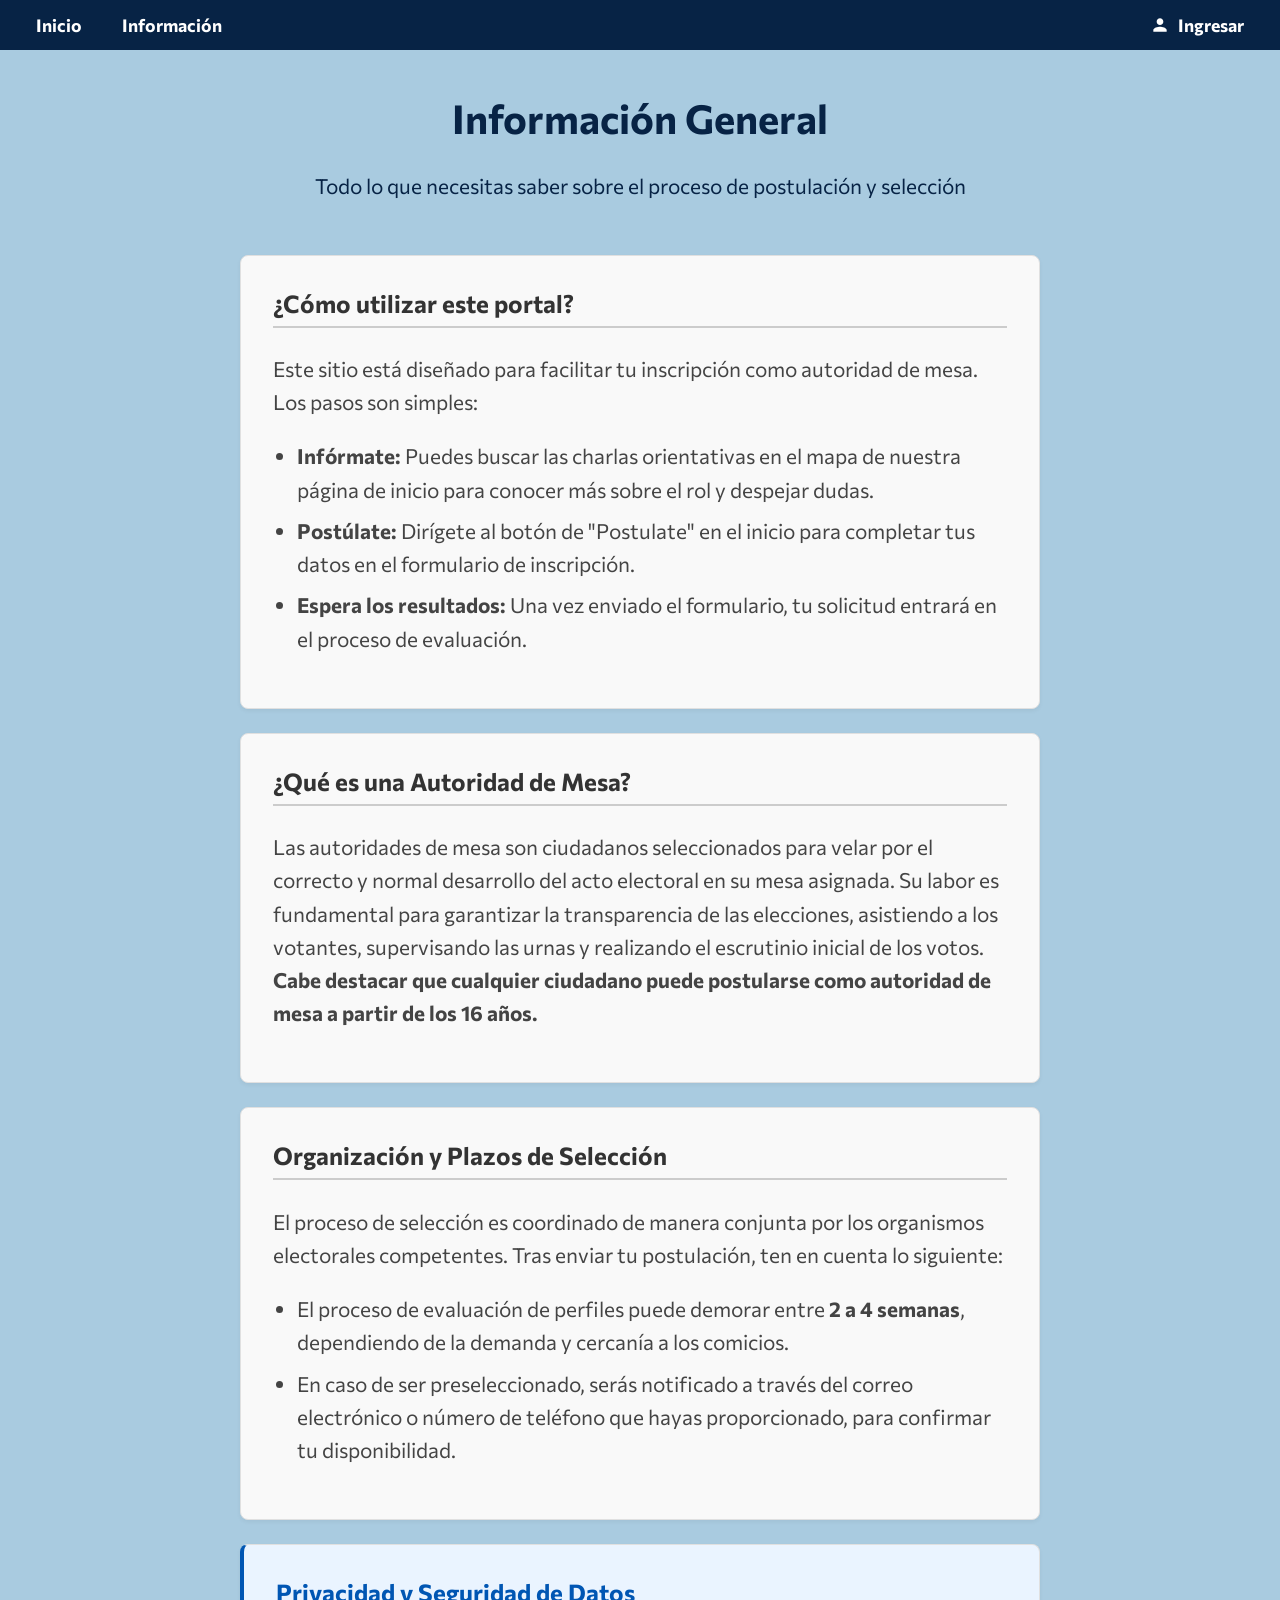
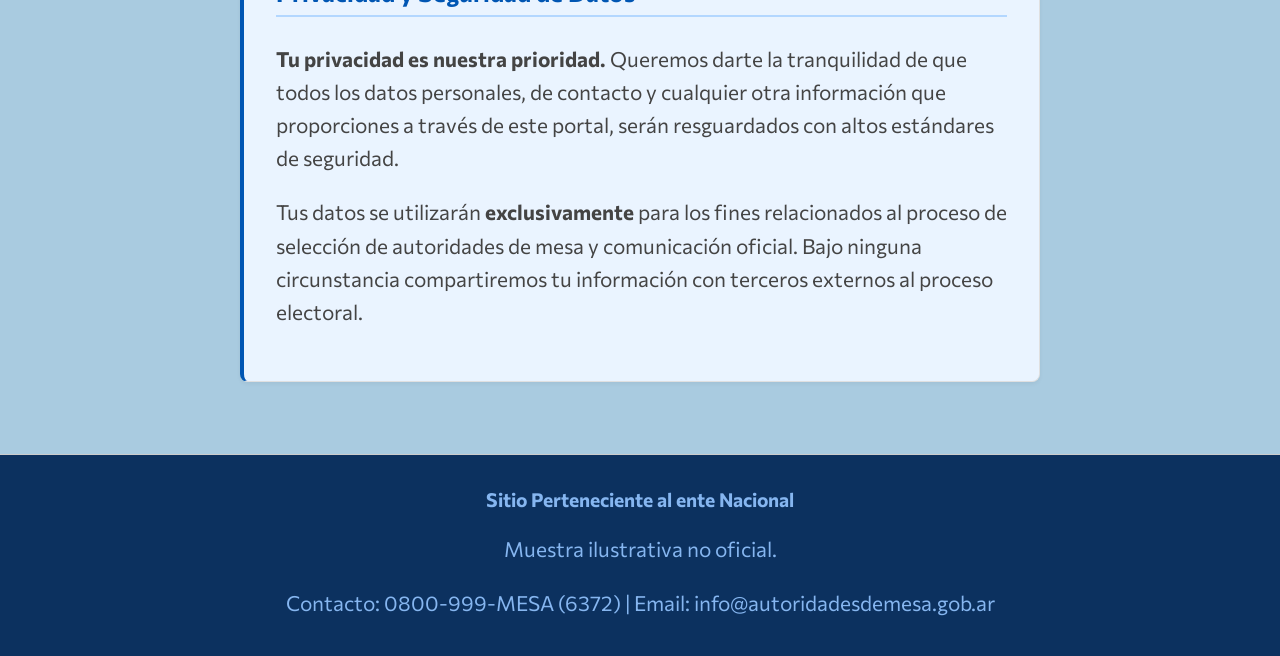
<file: pages/informacion.html>
<!doctype html>
<html lang="es">
  <head>
    <meta charset="UTF-8" />
    <meta name="viewport" content="width=device-width, initial-scale=1.0" />
    <title>Información</title>
    <!-- Una nueva fuente --------------------------- -->
    <link
      href="https://fonts.googleapis.com/css2?family=Commissioner:wght@100..900&display=swap"
      rel="stylesheet"
    />

    <link rel="stylesheet" href="../css/inicio.css" />
    <style>
      .info-container {
        max-width: 800px;
        margin: 0 auto;
      }
      .info-section {
        background-color: #f9f9f9;
        border: 1px solid #e0e0e0;
        border-radius: 8px;
        padding: 2rem;
        margin-bottom: 1.5rem;
        text-align: left;
        box-shadow: 0 2px 4px rgba(0, 0, 0, 0.05);
      }
      .info-section h3 {
        color: #333;
        margin-top: 0;
        border-bottom: 2px solid #ccc;
        padding-bottom: 0.5rem;
      }
      .info-section p,
      .info-section ul {
        text-align: left;
        line-height: 1.6;
        color: #444;
      }
      .info-section ul {
        padding-left: 1.5rem;
      }
      .info-section li {
        margin-bottom: 0.5rem;
      }
      .privacy-notice {
        background-color: #eaf4ff;
        border-left: 4px solid #0056b3;
      }
      .privacy-notice h3 {
        color: #0056b3;
        border-bottom-color: #b3d7ff;
      }
    </style>
  </head>
  <body>
    <!-- Barra de Navegación Superior -->
    <nav class="top-nav">
      <ul class="nav-left">
        <li><a href="../index.html">Inicio</a></li>
        <li><a href="./informacion.html">Información</a></li>
      </ul>
      <ul class="nav-right">
        <li>
          <a href="./ingreso.html" class="login-btn">
            <svg viewBox="0 0 24 24" width="20" height="20" fill="currentColor">
              <path
                d="M12 12c2.21 0 4-1.79 4-4s-1.79-4-4-4-4 1.79-4 4 1.79 4 4 4zm0 2c-2.67 0-8 1.34-8 4v2h16v-2c0-2.66-5.33-4-8-4z"
              />
            </svg>
            Ingresar
          </a>
        </li>
      </ul>
    </nav>

    <header>
      <h1>Información General</h1>
      <p>
        Todo lo que necesitas saber sobre el proceso de postulación y selección
      </p>
    </header>

    <main>
      <div class="info-container">
        <div class="info-section">
          <h3>¿Cómo utilizar este portal?</h3>
          <p>
            Este sitio está diseñado para facilitar tu inscripción como
            autoridad de mesa. Los pasos son simples:
          </p>
          <ul>
            <li>
              <strong>Infórmate:</strong> Puedes buscar las charlas orientativas
              en el mapa de nuestra página de inicio para conocer más sobre el
              rol y despejar dudas.
            </li>
            <li>
              <strong>Postúlate:</strong> Dirígete al botón de "Postulate" en el
              inicio para completar tus datos en el formulario de inscripción.
            </li>
            <li>
              <strong>Espera los resultados:</strong> Una vez enviado el
              formulario, tu solicitud entrará en el proceso de evaluación.
            </li>
          </ul>
        </div>

        <div class="info-section">
          <h3>¿Qué es una Autoridad de Mesa?</h3>
          <p>
            Las autoridades de mesa son ciudadanos seleccionados para velar por
            el correcto y normal desarrollo del acto electoral en su mesa
            asignada. Su labor es fundamental para garantizar la transparencia
            de las elecciones, asistiendo a los votantes, supervisando las urnas
            y realizando el escrutinio inicial de los votos.
            <strong
              >Cabe destacar que cualquier ciudadano puede postularse como
              autoridad de mesa a partir de los 16 años.</strong
            >
          </p>
        </div>

        <div class="info-section">
          <h3>Organización y Plazos de Selección</h3>
          <p>
            El proceso de selección es coordinado de manera conjunta por los
            organismos electorales competentes. Tras enviar tu postulación, ten
            en cuenta lo siguiente:
          </p>
          <ul>
            <li>
              El proceso de evaluación de perfiles puede demorar entre
              <strong>2 a 4 semanas</strong>, dependiendo de la demanda y
              cercanía a los comicios.
            </li>
            <li>
              En caso de ser preseleccionado, serás notificado a través del
              correo electrónico o número de teléfono que hayas proporcionado,
              para confirmar tu disponibilidad.
            </li>
          </ul>
        </div>

        <div class="info-section privacy-notice">
          <h3>Privacidad y Seguridad de Datos</h3>
          <p>
            <strong>Tu privacidad es nuestra prioridad.</strong> Queremos darte
            la tranquilidad de que todos los datos personales, de contacto y
            cualquier otra información que proporciones a través de este portal,
            serán resguardados con altos estándares de seguridad.
          </p>
          <p>
            Tus datos se utilizarán <strong>exclusivamente</strong> para los
            fines relacionados al proceso de selección de autoridades de mesa y
            comunicación oficial. Bajo ninguna circunstancia compartiremos tu
            información con terceros externos al proceso electoral.
          </p>
        </div>
      </div>
    </main>

    <footer>
      <!-- pie de pagina -->
      <h2>Sitio Perteneciente al ente Nacional</h2>
      <p>Muestra ilustrativa no oficial.</p>
      <p>
        Contacto: 0800-999-MESA (6372) | Email: info@autoridadesdemesa.gob.ar
      </p>
    </footer>
  </body>
</html>
</file>
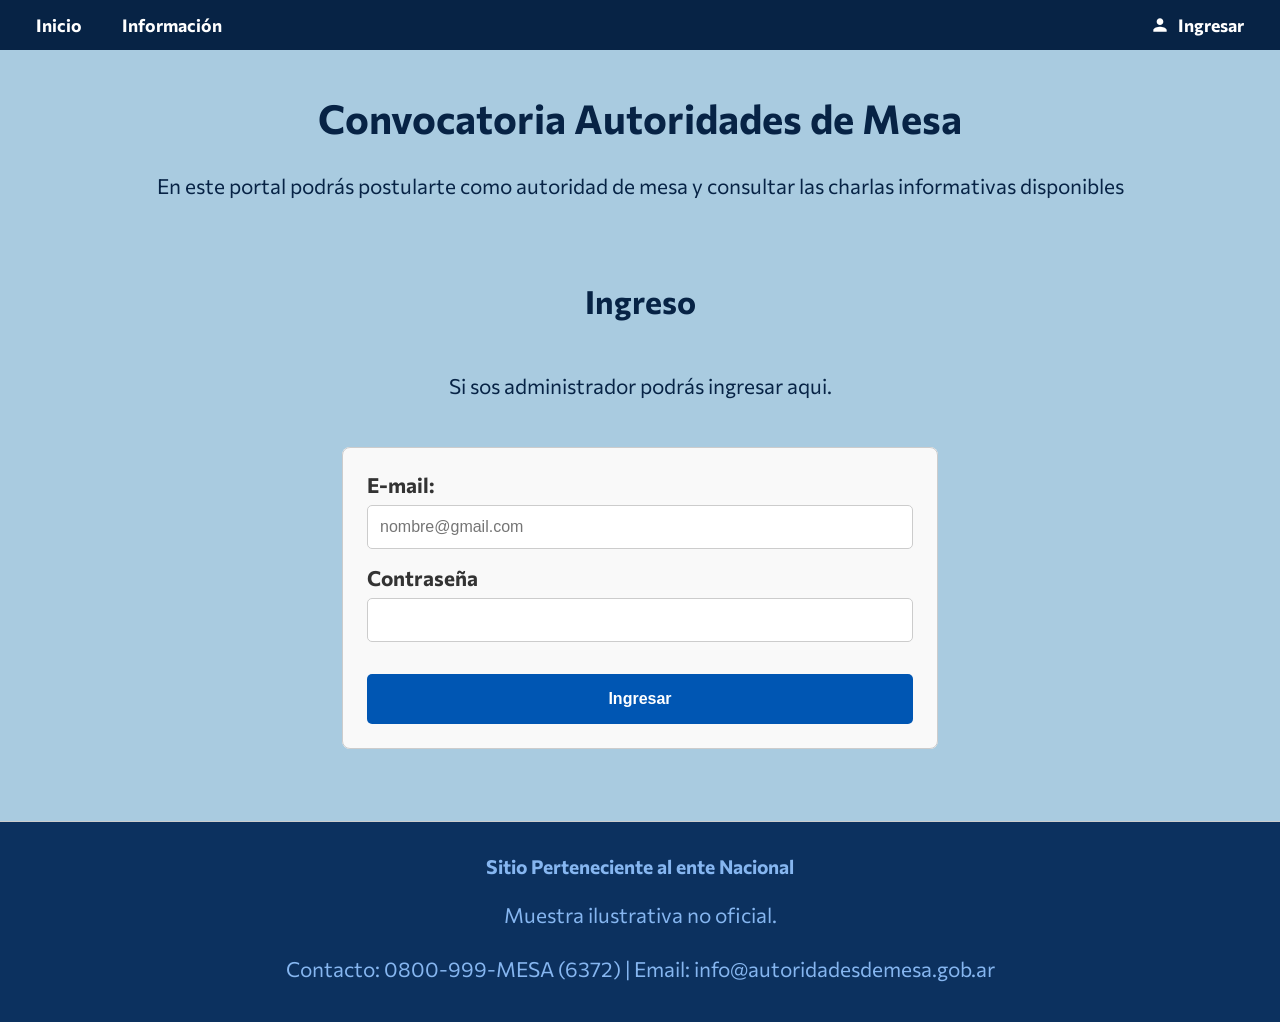
<file: pages/ingreso.html>
<!doctype html>
<html lang="en">
  <head>
    <meta charset="UTF-8" />
    <meta name="viewport" content="width=device-width, initial-scale=1.0" />
    <title>Ingreso</title>
    <!-- Una nueva fuente --------------------------- -->
    <link
      href="https://fonts.googleapis.com/css2?family=Commissioner:wght@100..900&display=swap"
      rel="stylesheet"
    />

    <link rel="stylesheet" href="../css/inicio.css" />
  </head>
  <body>
    <!-- Nueva Barra de Navegación Superior -->
    <nav class="top-nav">
      <ul class="nav-left">
        <li><a href="../index.html">Inicio</a></li>
        <li><a href="./informacion.html">Información</a></li>
      </ul>
      <ul class="nav-right">
        <li>
          <a href="./ingreso.html" class="login-btn">
            <svg viewBox="0 0 24 24" width="20" height="20" fill="currentColor">
              <path
                d="M12 12c2.21 0 4-1.79 4-4s-1.79-4-4-4-4 1.79-4 4 1.79 4 4 4zm0 2c-2.67 0-8 1.34-8 4v2h16v-2c0-2.66-5.33-4-8-4z"
              />
            </svg>
            Ingresar
          </a>
        </li>
      </ul>
    </nav>

    <header>
      <h1>Convocatoria Autoridades de Mesa</h1>
      <p>
        En este portal podrás postularte como autoridad de mesa y consultar las
        charlas informativas disponibles
      </p>
    </header>

    <main>
      <h2>Ingreso</h2>
      <p>Si sos administrador podrás ingresar aqui.</p>
      <form action="./panel-admin.html" method="get" target="_blank">
        <!-- estos atributos del form los podemos cambiar con la funcionalidad que queramos,
             pero por ahora le pongo asi porque no hace nada con los datos que va a ingresar
              el administrador -->
        <fieldset>
          <label for="email">
            E-mail:
            <input
              id="email"
              type="email"
              name="email"
              placeholder="nombre@gmail.com"
              required
            />
          </label>

          <label for="contraseña">
            Contraseña
            <input id="contraseña" type="password" name="contraseña" required />
          </label>

          <button type="submit">Ingresar</button>
        </fieldset>
      </form>
    </main>

    <footer>
      <!-- pie de pagina -->
      <h2>Sitio Perteneciente al ente Nacional</h2>
      <p>Muestra ilustrativa no oficial.</p>
      <p>
        Contacto: 0800-999-MESA (6372) | Email: info@autoridadesdemesa.gob.ar
      </p>
    </footer>
  </body>
</html>
</file>
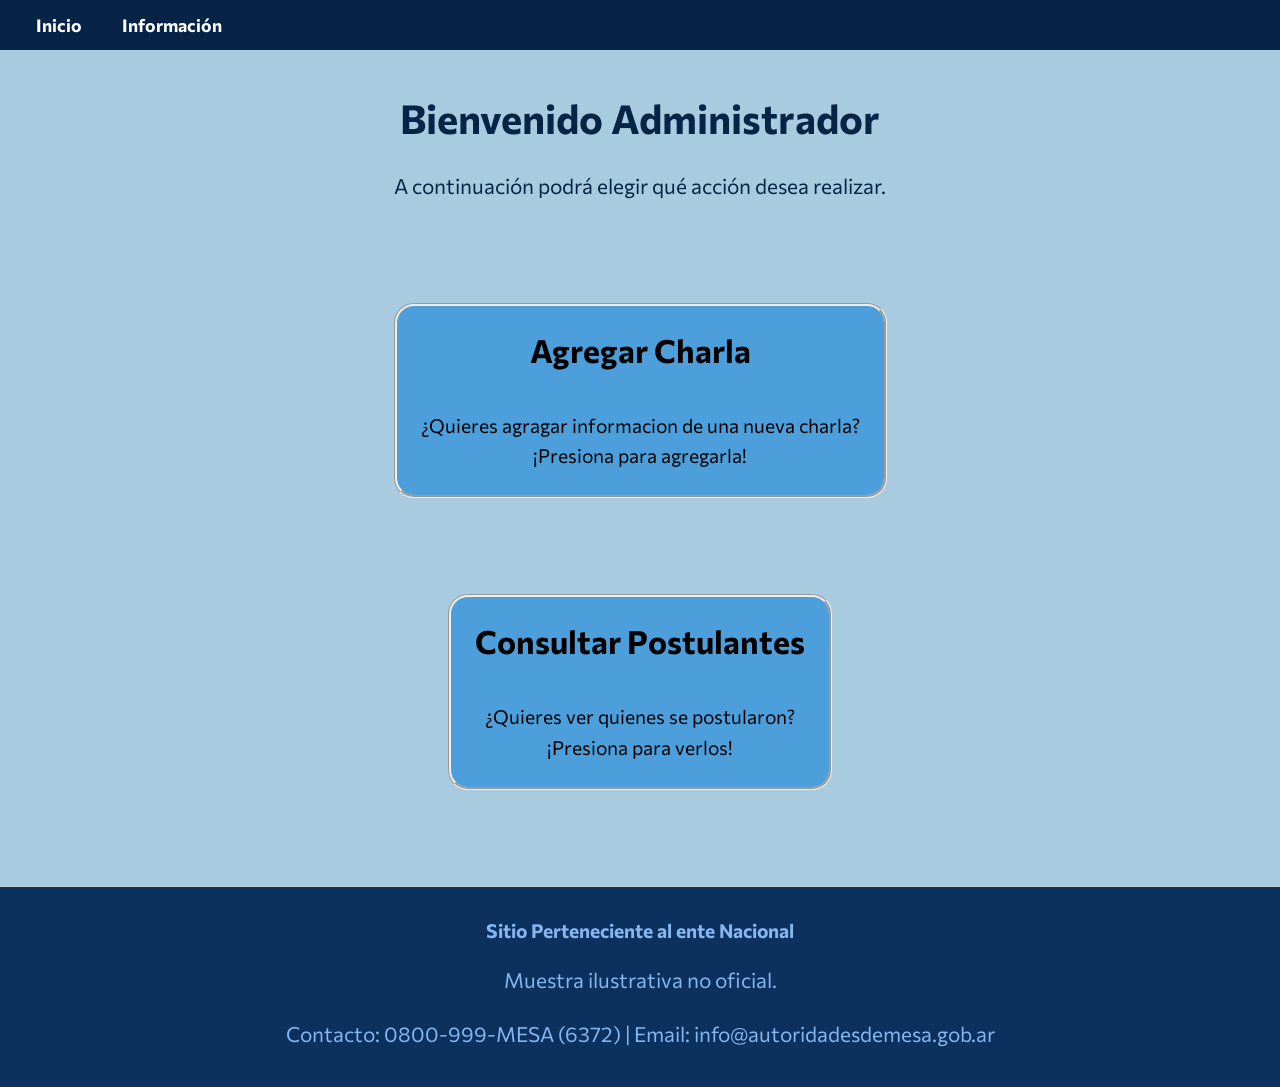
<file: pages/panel-admin.html>
<!DOCTYPE html>
<html lang="en">
<head>
    <meta charset="UTF-8">
    <meta name="viewport" content="width=device-width, initial-scale=1.0">
    
    <!-- Una nueva fuente --------------------------- -->
    <link
      href="https://fonts.googleapis.com/css2?family=Commissioner:wght@100..900&display=swap"
      rel="stylesheet"
    />

    <link rel="stylesheet" href="../css/inicio.css">
    <title>Administracion</title>
</head>
<body>
    <!-- Nueva Barra de Navegación Superior -->
    <nav class="top-nav">
      <ul class="nav-left">
        <li><a href="../index.html">Inicio</a></li>
        <li><a href="./informacion.html">Información</a></li>
      </ul>
    </nav>

    <header>
        <h1>Bienvenido Administrador</h1>
        <p>A continuación podrá elegir qué acción desea realizar.</p>
    </header>

    <main>
         <!-- Botón Ingresar Informacion Charla -->
        <div class="main-actions postulacion-inicio">
        <h2>Agregar Charla</h2>
          <p>
            ¿Quieres agragar informacion de una nueva charla?<br />
            ¡Presiona para agregarla!
          </p>
        </a>
      </div>

      <!-- Botón Consultar Postulantes -->
        <div class="main-actions postulacion-inicio">
        <h2>Consultar Postulantes</h2>
          <p>
            ¿Quieres ver quienes se postularon?<br />
            ¡Presiona para verlos!
          </p>
        </a>
      </div>
    </main>

    <footer>
        <!-- pie de pagina -->
      <h2>Sitio Perteneciente al ente Nacional</h2>
      <p>Muestra ilustrativa no oficial.</p>
      <p>
        Contacto: 0800-999-MESA (6372) | Email: info@autoridadesdemesa.gob.ar
      </p>
    </footer>
</body>
</html>
</file>
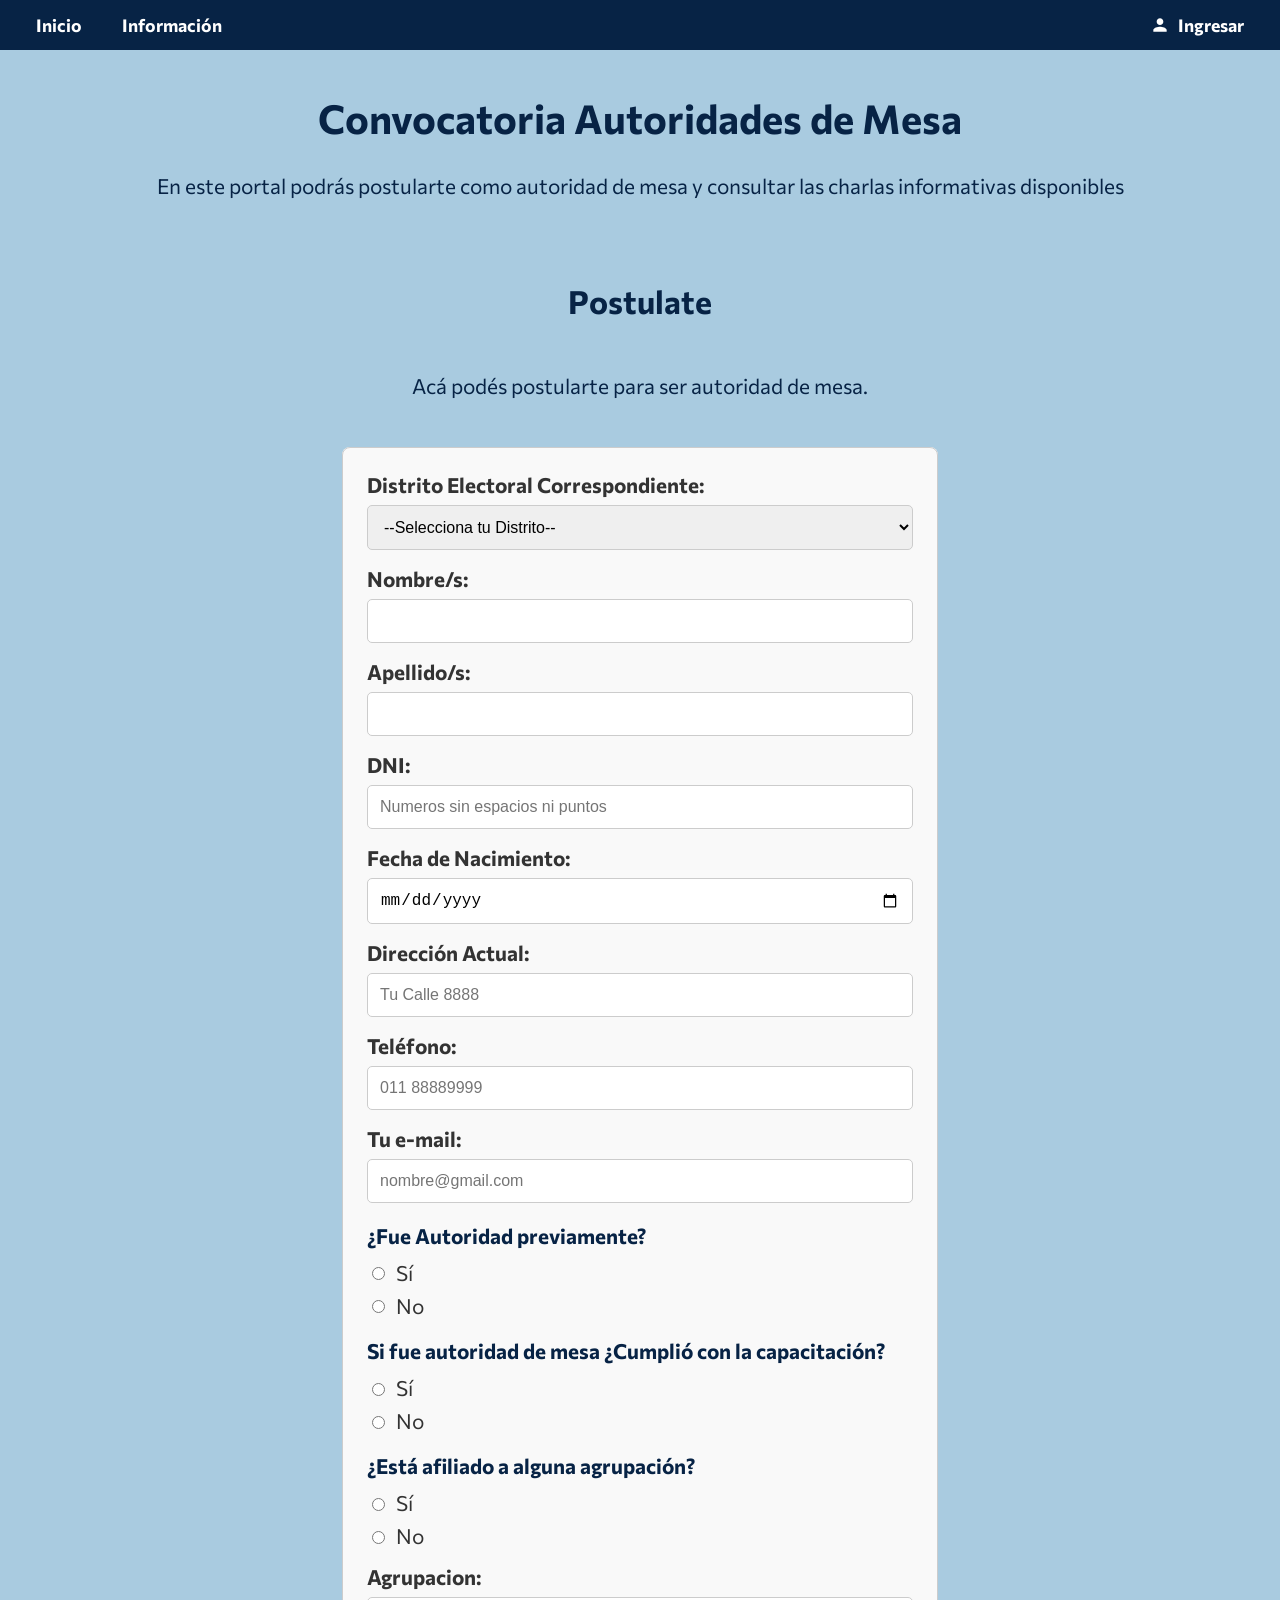
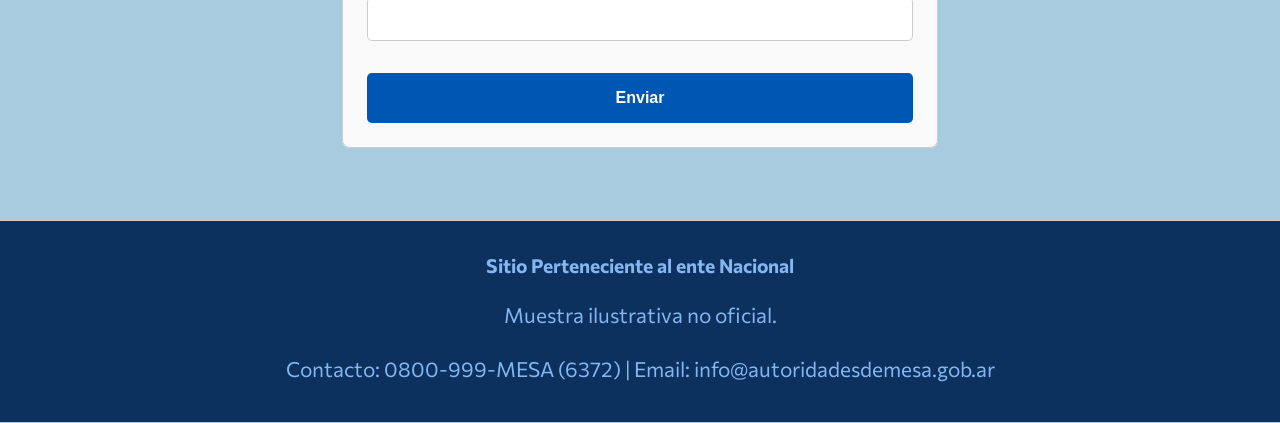
<file: pages/postulacion.html>
<!doctype html>
<html lang="en">
  <head>
    <meta charset="UTF-8" />
    <meta name="viewport" content="width=device-width, initial-scale=1.0" />
    <title>Postulacion</title>
    <!-- Una nueva fuente --------------------------- -->
    <link
      href="https://fonts.googleapis.com/css2?family=Commissioner:wght@100..900&display=swap"
      rel="stylesheet"
    />

    <link rel="stylesheet" href="../css/inicio.css" />
    <script type="module" src="../js/postulacion-script.js"></script>
  </head>

  <body>
    <!-- Nueva Barra de Navegación Superior -->
    <nav class="top-nav">
      <ul class="nav-left">
        <li><a href="../index.html">Inicio</a></li>
        <li><a href="./informacion.html">Información</a></li>
      </ul>
      <ul class="nav-right">
        <li>
          <a href="./ingreso.html" class="login-btn">
            <svg viewBox="0 0 24 24" width="20" height="20" fill="currentColor">
              <path
                d="M12 12c2.21 0 4-1.79 4-4s-1.79-4-4-4-4 1.79-4 4 1.79 4 4 4zm0 2c-2.67 0-8 1.34-8 4v2h16v-2c0-2.66-5.33-4-8-4z"
              />
            </svg>
            Ingresar
          </a>
        </li>
      </ul>
    </nav>

    <header>
      <h1>Convocatoria Autoridades de Mesa</h1>
      <p>
        En este portal podrás postularte como autoridad de mesa y consultar las
        charlas informativas disponibles
      </p>
    </header>

    <main>
      <h2>Postulate</h2>
      <p>Acá podés postularte para ser autoridad de mesa.</p>

      <form action="https://formspree.io/f/xaenojbe" method="post">
        <fieldset>
          <label for="distrito">
            Distrito Electoral Correspondiente:
            <select id="distrito" name="distrito">
              <option value="">--Selecciona tu Distrito--</option>
              <option value="grand-bourg">Grand Bourg</option>
              <option value="san-miguel">San Miguel</option>
              <option value="nogues">Nogués</option>
              <option value="los-polvorines">Los Polvorines</option>
              <!-- agremos mas si quieren -->
            </select>
          </label>
          <label for="nombre">
            Nombre/s:
            <input
              id="nombre"
              name="nombre"
              type="text"
              maxlength="25"
              required
            />
          </label>

          <label for="apellido">
            Apellido/s:
            <input
              id="apellido"
              name="apellido"
              type="text"
              maxlength="25"
              required
            />
          </label>

          <label for="dni">
            DNI:
            <input
              id="dni"
              name="dni"
              type="text"
              maxlength="8"
              placeholder="Numeros sin espacios ni puntos"
              required
            />
          </label>

          <label for="fecha-nacimiento">
            Fecha de Nacimiento:
            <input
              id="fecha-nacimiento"
              name="fecha-nacimiento"
              type="date"
              required
            />
          </label>

          <!-- Esta forma de ingresar la direccion es provisoria, la podemos cambiar -->
          <label for="direccion-actual">
            Dirección Actual:
            <input
              id="direccion-actual"
              name="direccion-actual"
              type="text"
              placeholder="Tu Calle 8888"
              required
            />
          </label>

          <label for="telefono">
            Teléfono:
            <input
              id="telefono"
              name="telefono"
              type="text"
              maxlength="12"
              placeholder="011 88889999"
              required
            />
          </label>

          <label for="email">
            Tu e-mail:
            <input
              id="email"
              type="email"
              name="email"
              placeholder="nombre@gmail.com"
              required
            />
          </label>

          <div class="pregunta-autoridad">
            <p>¿Fue Autoridad previamente?</p>

            <label for="fueAutoridad">
              <input
                type="radio"
                id="fueAutoridad"
                name="fueAutoridad"
                value="si"
                required
              />
              Sí
            </label>

            <label>
              <input
                type="radio"
                id="fueAutoridad"
                name="fueAutoridad"
                value="no"
              />
              No
            </label>
          </div>

          <div class="pregunta-autoridad">
            <p>Si fue autoridad de mesa ¿Cumplió con la capacitación?</p>

            <label for="cumplioCapacitacion">
              <input
                type="radio"
                id="cumplioCapacitacion"
                name="cumplioCapacitacion"
                value="si"
                required
              />
              Sí
            </label>

            <label>
              <input
                type="radio"
                id="cumplioCapacitacion"
                name="cumplioCapacitacion"
                value="no"
              />
              No
            </label>
          </div>

          <div class="pregunta-autoridad">
            <p>¿Está afiliado a alguna agrupación?</p>

            <label for="afiliadoAgrupacion">
              <input
                type="radio"
                id="afiliadoAgrupacion"
                name="afiliadoAgrupacion"
                value="si"
                required
              />
              Sí
            </label>

            <label>
              <input
                type="radio"
                id="afiliadoAgrupacion"
                name="afiliadoAgrupacion"
                value="no"
              />
              No
            </label>
          </div>
          <label for="agrupacion">
            Agrupacion:
            <input id="agrupacion" name="agrupacion" type="text" />
          </label>
          <button id="botonEnviar" type="submit">Enviar</button>
        </fieldset>
      </form>
    </main>

    <footer>
      <!-- pie de pagina -->
      <h2>Sitio Perteneciente al ente Nacional</h2>
      <p>Muestra ilustrativa no oficial.</p>
      <p>
        Contacto: 0800-999-MESA (6372) | Email: info@autoridadesdemesa.gob.ar
      </p>
    </footer>
  </body>
</html>
</file>
<file: css/inicio.css>
/* Agregamos box-sizing para evitar que el padding y border sumen al ancho total y causen scroll horizontal */
* {
  box-sizing: border-box;
}

body {
  margin: 0;
  padding: 0;
  overflow-x: hidden; /* Previene scroll horizontal */
  font-family: "Commissioner", sans-serif;
  font-size: 1.3rem;
  background-color: #a9cbe0;
  color: #072345;
}

header,
main,
footer {
  padding: 1rem;
  margin: 0 auto;
}

h1 {
  font-size: 2.5rem;
  text-align: center;
  word-wrap: break-word;
  hyphens: auto;
}

h2 {
  font-size: 2rem;
  text-align: center;
  word-wrap: break-word;
}

p {
  text-align: center;
  line-height: 1.6;
}

main {
  flex: 1;
  display: flex;
  flex-direction: column;
  align-items: center;
}

.area-charlas {
  background-color: #4795df;
  border-radius: 1rem;
  padding: 3rem;
  color: #00132a;
}
/* =========================================
   BARRA DE NAVEGACIÓN SUPERIOR (.top-nav)
   ========================================= */
.top-nav {
  background-color: #072345;
  width: 100%;
  display: flex;
  justify-content: space-between; /* Espacio entre los grupos izquierdo y derecho */
  align-items: center;
  padding: 0 1rem;
}

.top-nav ul {
  list-style-type: none;
  margin: 0;
  padding: 0;
  display: flex;
  flex-wrap: wrap;
  align-items: center;
}

.top-nav .nav-left {
  justify-content: flex-start;
}

.top-nav .nav-right {
  justify-content: flex-end;
}

.top-nav ul li a {
  display: flex;
  align-items: center;
  gap: 0.5rem; /* Espacio entre icono y texto si hubiera */
  color: white;
  text-align: center;
  padding: 14px 20px;
  text-decoration: none;
  font-weight: bold;
  font-size: 1.1rem;
}

.top-nav ul li a:hover {
  background-color: #555;
}

/* Para pantallas chicas */
@media (max-width: 600px) {
  .top-nav {
    flex-direction: column;
    padding: 0;
  }
  .top-nav ul {
    width: 100%;
    justify-content: center;
  }
}

/* =========================================
   BOTONES PRINCIPALES (.main-actions)
   ========================================= */
.main-actions {
  display: flex;
  flex-direction: column; /* Orientación vertical (apilados) */
  align-items: center; /* Centrados en la página */
  gap: 2rem;
  margin: 3rem 0;
}

.postulacion-inicio {
  border: groove;
  border-radius: 20px; /* Forma rectangular pero redondeada */
  padding: 1.5rem;
  display: flex;
  flex-direction: column;
  justify-content: center;
  align-items: center;
  text-decoration: none;
  color: black;
  font-family: "Commissioner", sans-serif;
  text-align: center;
  transition: transform 0.2s; /* Efecto zoom in */

  /* Más rectangular (ancho mayor que alto) */
  /* ------------------------------ width: 320px; ----------------------------- */
  /* ----------------------------- height: 180px; ----------------------------- */
  max-width: 90%; /* Para que no se pase en celulares muy pequeños */

  background-color: #4c9fdb;
}

.postulacion-inicio:hover {
  transform: scale(1.05); /* Efecto de zoom leve */
}

.postulacion-inicio h2 {
  margin: 0;
  font-size: 2rem;
}

.postulacion-inicio p {
  margin: 0.5rem 0 0 0;
  font-size: 1.2rem;
}

/* Formularios responsivos */
form {
  width: 100%;
  max-width: 600px;
  margin: 1.5rem auto;
}

fieldset {
  border: 1px solid #ccc;
  border-radius: 8px;
  padding: 1.5rem;
  display: flex;
  flex-direction: column;
  gap: 1rem;
  background-color: #f9f9f9;
}

legend {
  font-weight: bold;
  font-size: 1.2rem;
  padding: 0 0.5rem;
}

label {
  display: flex;
  flex-direction: column;
  font-weight: bold;
  gap: 0.5rem;
  color: #333;
  text-align: left;
}

form p {
  text-align: left;
}

input,
select,
button {
  padding: 0.75rem;
  font-size: 1rem;
  width: 100%; /* Asegura que los inputs no sobrepasen la pantalla */
  border: 1px solid #ccc;
  border-radius: 5px;
  box-sizing: border-box; /* Fundamental para que width: 100% no desborde con el padding */
}

input:focus,
select:focus {
  outline: none;
  border-color: #0056b3;
  box-shadow: 0 0 5px rgba(0, 86, 179, 0.3);
}

button {
  background-color: #0056b3;
  color: white;
  cursor: pointer;
  font-weight: bold;
  border: none;
  padding: 1rem;
  margin-top: 1rem;
  border-radius: 5px;
  transition: background-color 0.2s;
}

button:hover {
  background-color: #004494;
}

/* Imágenes o iframes */
img,
iframe {
  max-width: 100%;
  height: auto;
}

/* Ajustes de pie de página */
footer {
  text-align: center;
  border-top: 1px solid #ccc;
  margin-top: 2rem;
  padding-top: 1rem;
  color: #86b6f0;
  background-color: #0c315f;
  width: 100vw;
}

footer h2 {
  font-size: 1.2rem;
  color: #86b6f0;
}

.pregunta-autoridad {
  display: flex;
  flex-direction: column;
  gap: 0.5rem;
}

.pregunta-autoridad p {
  margin: 0;
  font-weight: bold;
  text-align: left;
}

.pregunta-autoridad label {
  display: flex;
  flex-direction: row;
  align-items: center;
  gap: 0.5rem;
  font-weight: normal;
}

.pregunta-autoridad input[type="radio"] {
  width: auto;
}
</file>
